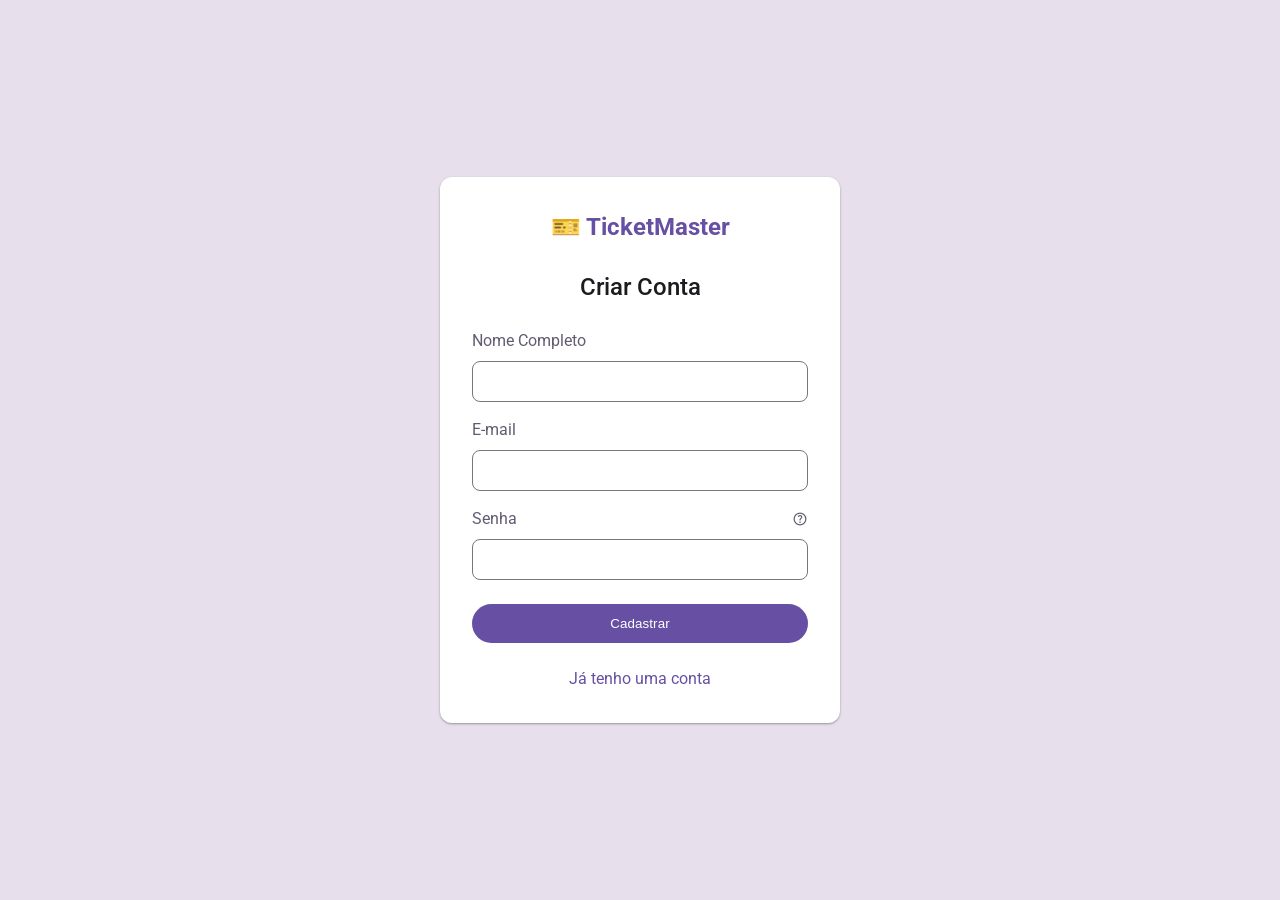
<file: pages/cadastro.html>
<!DOCTYPE html>
<html lang="pt-BR">
<head>
    <meta charset="UTF-8">
    <meta name="viewport" content="width=device-width, initial-scale=1.0">
    <title>Cadastro - TicketMaster IFMG</title>
    <link href="https://fonts.googleapis.com/css2?family=Roboto:wght@400;500;700&display=swap" rel="stylesheet">
    <link href="https://fonts.googleapis.com/css2?family=Material+Symbols+Outlined:opsz,wght,FILL,GRAD@24,400,0,0" rel="stylesheet" />
    <link rel="stylesheet" href="/css/main.css">
    <link rel="stylesheet" href="/css/components.css">
    <link rel="stylesheet" href="/css/layouts.css">
</head>
<body style="display: flex; justify-content: center; align-items: center; height: 100vh; background-color: var(--surface-variant);">
    <div class="card fade-in" style="width: 100%; max-width: 400px; padding: 32px;">
        <h1 style="text-align: center; color: var(--primary); margin-bottom: 24px; font-size: 24px;">🎫 TicketMaster</h1>
        <h2 style="text-align: center; margin-bottom: 24px; font-weight: 500;">Criar Conta</h2>
        <div id="error-msg" style="display: none; color: var(--error); text-align: center; margin-bottom: 16px;"></div>
        <form id="cadastro-form" onsubmit="event.preventDefault(); doCadastro();">
            <div style="margin-bottom: 16px;">
                <label style="display: block; margin-bottom: 8px; color: var(--secondary);">Nome Completo</label>
                <input type="text" id="nome" required style="width: 100%; padding: 12px; border: 1px solid var(--outline); border-radius: 8px; font-family: var(--font-main);">
            </div>
            <div style="margin-bottom: 16px;">
                <label style="display: block; margin-bottom: 8px; color: var(--secondary);">E-mail</label>
                <input type="email" id="email" required style="width: 100%; padding: 12px; border: 1px solid var(--outline); border-radius: 8px; font-family: var(--font-main);">
            </div>
            <div style="margin-bottom: 24px;">
                <label style="display: flex; justify-content: space-between; align-items: center; margin-bottom: 8px; color: var(--secondary);">
                    Senha
                    <span class="material-symbols-outlined" style="font-size: 16px; cursor: help;" title="Mínimo 6 caracteres">help</span>
                </label>
                <input type="password" id="senha" required minlength="6" style="width: 100%; padding: 12px; border: 1px solid var(--outline); border-radius: 8px; font-family: var(--font-main);">
            </div>
            <button type="submit" class="btn btn-primary" style="width: 100%; padding: 12px;">Cadastrar</button>
        </form>
        <div style="text-align: center; margin-top: 24px;">
            <a href="/pages/login.html" style="color: var(--primary); text-decoration: none;">Já tenho uma conta</a>
        </div>
    </div>
    <script src="/js/auth.js"></script>
    <script>
        function doCadastro() {
            const nome = document.getElementById('nome').value;
            const email = document.getElementById('email').value;
            const senha = document.getElementById('senha').value;
            const erroMsg = document.getElementById('error-msg');
            
            const resultado = cadastrar(nome, email, senha);
            if (resultado.sucesso) {
                window.location.href = '/';
            } else {
                erroMsg.innerText = resultado.mensagem;
                erroMsg.style.display = 'block';
            }
        }
    </script>
</body>
</html>
</file>
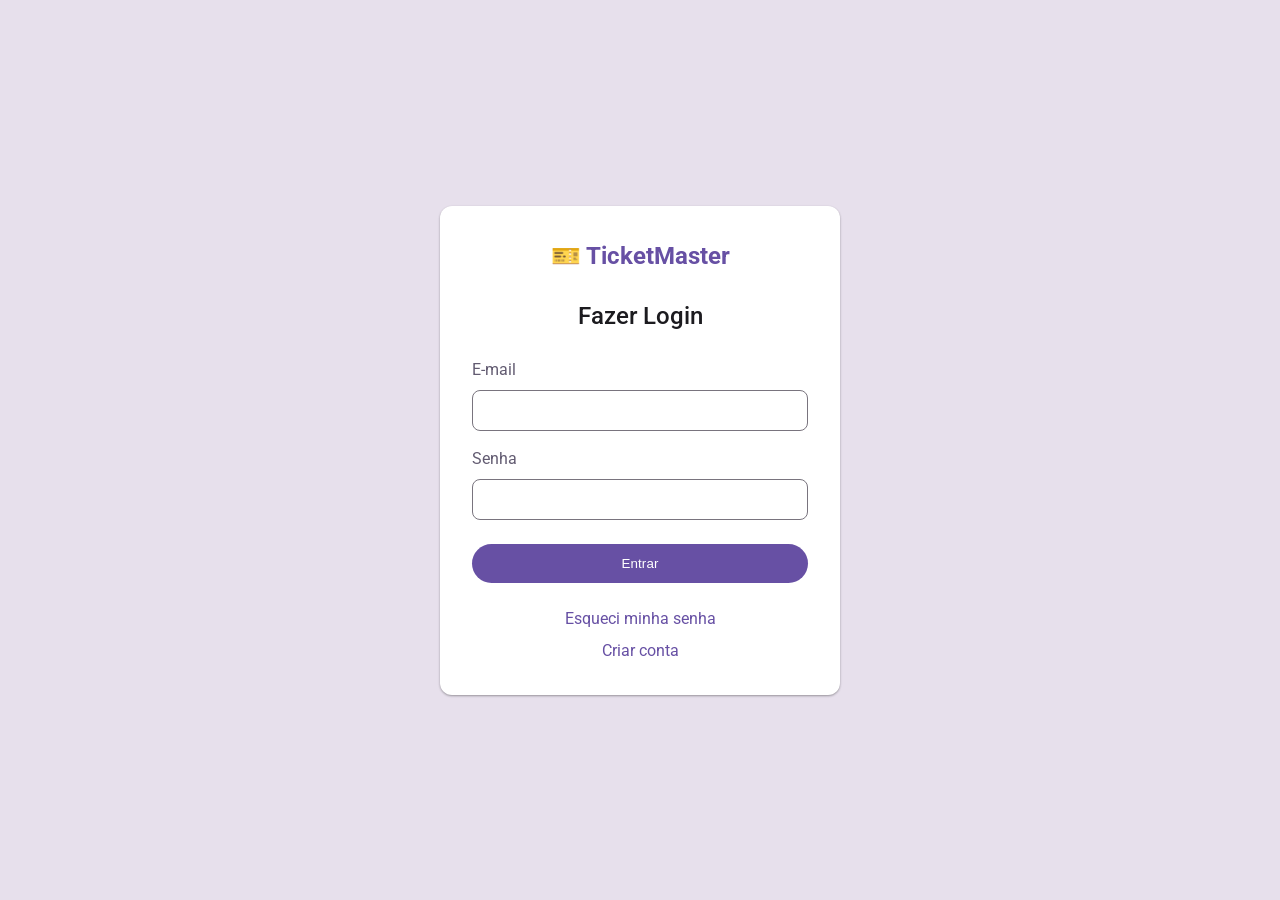
<file: pages/login.html>
<!DOCTYPE html>
<html lang="pt-BR">
<head>
    <meta charset="UTF-8">
    <meta name="viewport" content="width=device-width, initial-scale=1.0">
    <title>Login - TicketMaster IFMG</title>
    <link href="https://fonts.googleapis.com/css2?family=Roboto:wght@400;500;700&display=swap" rel="stylesheet">
    <link href="https://fonts.googleapis.com/css2?family=Material+Symbols+Outlined:opsz,wght,FILL,GRAD@24,400,0,0" rel="stylesheet" />
    <link rel="stylesheet" href="/css/main.css">
    <link rel="stylesheet" href="/css/components.css">
    <link rel="stylesheet" href="/css/layouts.css">
</head>
<body style="display: flex; justify-content: center; align-items: center; height: 100vh; background-color: var(--surface-variant);">
    <div class="card fade-in" style="width: 100%; max-width: 400px; padding: 32px;">
        <h1 style="text-align: center; color: var(--primary); margin-bottom: 24px; font-size: 24px;">🎫 TicketMaster</h1>
        <h2 style="text-align: center; margin-bottom: 24px; font-weight: 500;">Fazer Login</h2>
        <div id="error-msg" style="display: none; color: var(--error); text-align: center; margin-bottom: 16px;"></div>
        <form id="login-form" onsubmit="event.preventDefault(); doLogin();">
            <div style="margin-bottom: 16px;">
                <label style="display: block; margin-bottom: 8px; color: var(--secondary);">E-mail</label>
                <input type="email" id="email" required style="width: 100%; padding: 12px; border: 1px solid var(--outline); border-radius: 8px; font-family: var(--font-main);">
            </div>
            <div style="margin-bottom: 24px;">
                <label style="display: block; margin-bottom: 8px; color: var(--secondary);">Senha</label>
                <input type="password" id="senha" required style="width: 100%; padding: 12px; border: 1px solid var(--outline); border-radius: 8px; font-family: var(--font-main);">
            </div>
            <button type="submit" class="btn btn-primary" style="width: 100%; padding: 12px;">Entrar</button>
        </form>
        <div style="text-align: center; margin-top: 24px; display: flex; flex-direction: column; gap: 8px;">
            <a href="/pages/recuperar-senha.html" style="color: var(--primary); text-decoration: none;">Esqueci minha senha</a>
            <a href="/pages/cadastro.html" style="color: var(--primary); text-decoration: none;">Criar conta</a>
        </div>
    </div>
    <script src="/js/auth.js"></script>
    <script>
        function doLogin() {
            const email = document.getElementById('email').value;
            const senha = document.getElementById('senha').value;
            const erroMsg = document.getElementById('error-msg');
            if (login(email, senha)) {
                window.location.href = '/';
            } else {
                erroMsg.innerText = 'E-mail ou senha incorretos.';
                erroMsg.style.display = 'block';
            }
        }
    </script>
</body>
</html>
</file>
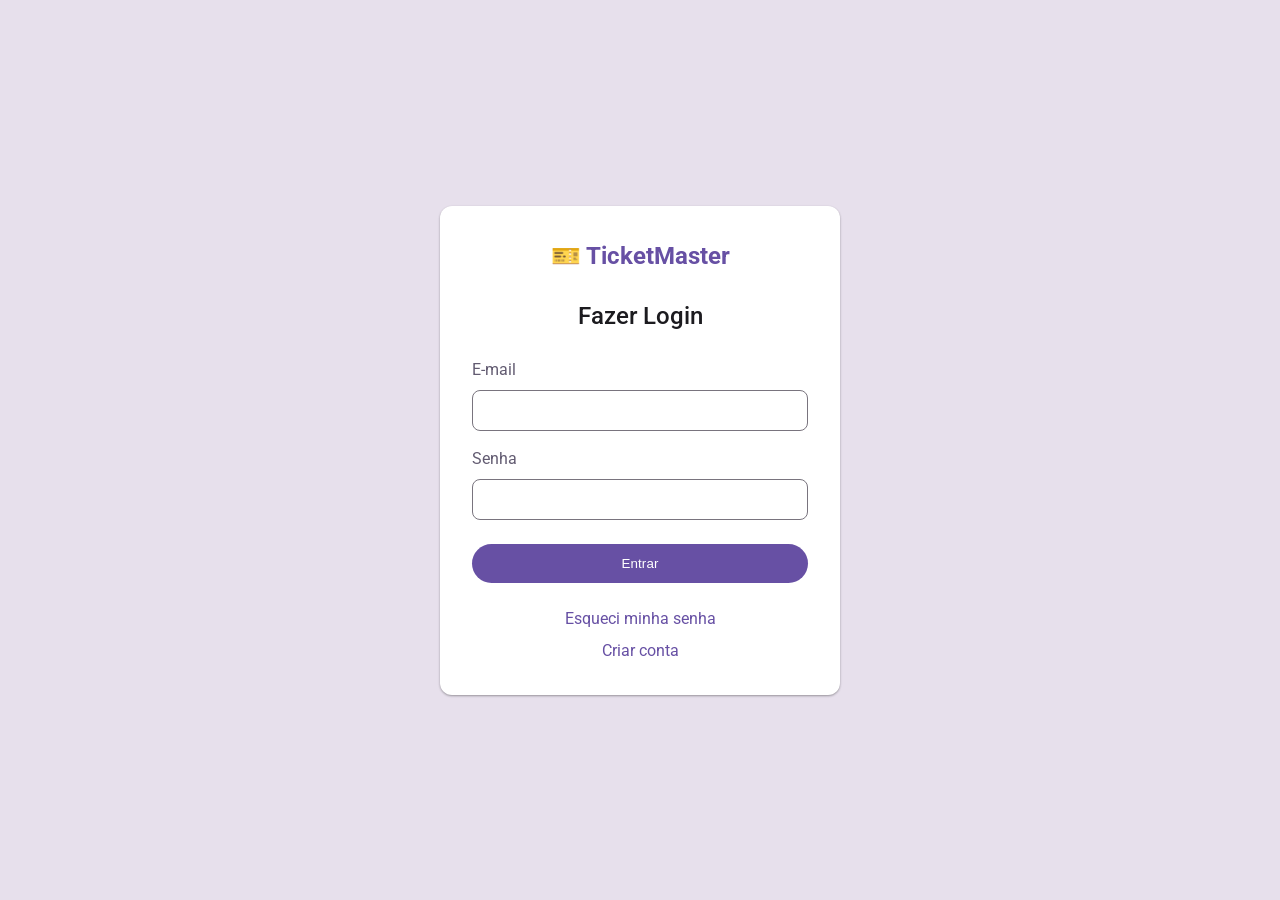
<file: pages/perfil.html>
<!DOCTYPE html>
<html lang="pt-BR">
<head>
    <meta charset="UTF-8">
    <meta name="viewport" content="width=device-width, initial-scale=1.0">
    <title>Meu Perfil - TicketMaster IFMG</title>
    <!-- Fonte Roboto -->
    <link href="https://fonts.googleapis.com/css2?family=Roboto:wght@400;500;700&display=swap" rel="stylesheet">
    <!-- Ícones Material Design -->
    <link href="https://fonts.googleapis.com/css2?family=Material+Symbols+Outlined:opsz,wght,FILL,GRAD@24,400,0,0" rel="stylesheet" />
    
    <!-- CSS Base do Material Design -->
    <link rel="stylesheet" href="/css/main.css">
    <link rel="stylesheet" href="/css/components.css">
    <link rel="stylesheet" href="/css/layouts.css">
</head>
<body>
    <header class="app-header">
        <div class="header-content">
            <h1 style="cursor: pointer;" onclick="window.location.href='/'">🎫 TicketMaster IFMG</h1>
            <div style="display: flex; align-items: center; gap: 8px;">
                <span style="font-weight: 500;">Olá, Usuário</span>
                <button class="icon-btn" aria-label="Sair" onclick="window.location.href='/pages/login.html'">
                    <span class="material-symbols-outlined">logout</span>
                </button>
            </div>
        </div>
    </header>

    <main class="main-container" style="padding-top: 32px;">
        <div id="success-alert" style="display: none; background-color: #E8F5E9; color: #2E7D32; padding: 16px; border-radius: 8px; margin-bottom: 24px; border: 1px solid #A5D6A7; font-weight: 500;">
            <span class="material-symbols-outlined" style="vertical-align: middle; margin-right: 8px;">check_circle</span>
            Compra realizada com sucesso! Seu ingresso já está disponível abaixo.
        </div>

        <button class="btn btn-secondary" onclick="window.location.href='/'" style="margin-bottom: 24px; background: none; border: 1px solid var(--outline); color: var(--primary);">
            &larr; Voltar para Home
        </button>

        <section class="user-profile card fade-in">
            <h2 style="color: var(--primary); margin-bottom: 24px; font-size: 1.5rem; display: flex; align-items: center; gap: 8px;">
                <span class="material-symbols-outlined">local_activity</span>
                Meus Ingressos
            </h2>
            
            <!-- Controles de Navegação (Tabs) - Heurística #7 -->
            <div class="tabs">
                <button class="tab-btn active" id="tab-futuros" onclick="filtrarIngressos('futuros')">Próximos Eventos</button>
                <button class="tab-btn" id="tab-passados" onclick="filtrarIngressos('passados')">Eventos Passados</button>
            </div>

            <!-- Lista de Ingressos -->
            <div id="lista-ingressos" class="tickets-container">
                <!-- Ingressos serão renderizados aqui pelo JS -->
            </div>
        </section>
    </main>

    <script src="/js/auth.js"></script>
    <script src="/js/data.js"></script>
    <script src="/js/perfil.js"></script>
</body>
</html>
</file>
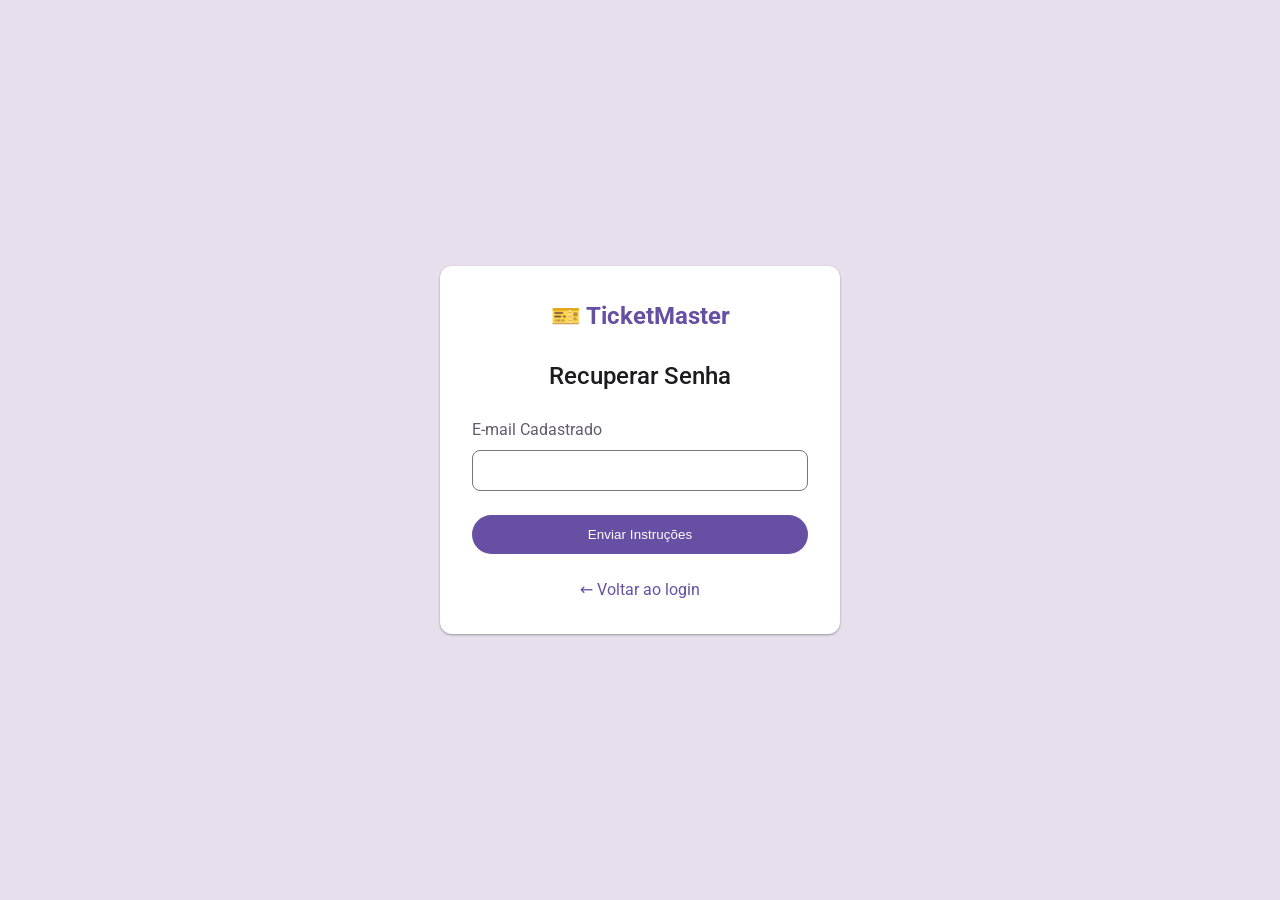
<file: pages/recuperar-senha.html>
<!DOCTYPE html>
<html lang="pt-BR">
<head>
    <meta charset="UTF-8">
    <meta name="viewport" content="width=device-width, initial-scale=1.0">
    <title>Recuperar Senha - TicketMaster IFMG</title>
    <link href="https://fonts.googleapis.com/css2?family=Roboto:wght@400;500;700&display=swap" rel="stylesheet">
    <link href="https://fonts.googleapis.com/css2?family=Material+Symbols+Outlined:opsz,wght,FILL,GRAD@24,400,0,0" rel="stylesheet" />
    <link rel="stylesheet" href="/css/main.css">
    <link rel="stylesheet" href="/css/components.css">
    <link rel="stylesheet" href="/css/layouts.css">
</head>
<body style="display: flex; justify-content: center; align-items: center; height: 100vh; background-color: var(--surface-variant);">
    <div class="card fade-in" style="width: 100%; max-width: 400px; padding: 32px;">
        <h1 style="text-align: center; color: var(--primary); margin-bottom: 24px; font-size: 24px;">🎫 TicketMaster</h1>
        <h2 style="text-align: center; margin-bottom: 24px; font-weight: 500;">Recuperar Senha</h2>
        <div id="status-msg" style="display: none; padding: 12px; border-radius: 8px; margin-bottom: 16px; text-align: center;"></div>
        <form id="recuperar-form" onsubmit="event.preventDefault(); doRecuperar();">
            <div style="margin-bottom: 24px;">
                <label style="display: block; margin-bottom: 8px; color: var(--secondary);">E-mail Cadastrado</label>
                <input type="email" id="email" required style="width: 100%; padding: 12px; border: 1px solid var(--outline); border-radius: 8px; font-family: var(--font-main);">
            </div>
            <button type="submit" class="btn btn-primary" style="width: 100%; padding: 12px;">Enviar Instruções</button>
        </form>
        <div style="text-align: center; margin-top: 24px;">
            <a href="/pages/login.html" style="color: var(--primary); text-decoration: none;">&larr; Voltar ao login</a>
        </div>
    </div>
    <script src="/js/auth.js"></script>
    <script>
        function doRecuperar() {
            const email = document.getElementById('email').value;
            const statusMsg = document.getElementById('status-msg');
            const sucesso = recuperarSenha(email);
            
            statusMsg.style.display = 'block';
            if (sucesso) {
                statusMsg.style.backgroundColor = '#E8F5E9';
                statusMsg.style.color = '#2E7D32';
                statusMsg.innerText = 'Instruções enviadas! Verifique seu e-mail.';
            } else {
                statusMsg.style.backgroundColor = '#FFEBEE';
                statusMsg.style.color = '#C62828';
                statusMsg.innerText = 'E-mail não encontrado em nossa base.';
            }
        }
    </script>
</body>
</html>
</file>
<file: css/main.css>
:root {
    /* Cores Primárias (Indigo/Deep Purple) */
    --primary: #6750A4;
    --on-primary: #FFFFFF;
    --primary-container: #EADDFF;
    
    /* Cores Secundárias (Teal) */
    --secondary: #625B71;
    --surface: #FEF7FF;
    --surface-variant: #E7E0EC;
    --outline: #79747E;

    /* Status */
    --error: #B3261E;
    --success: #2E7D32;

    /* Elevação (Material Shadows) */
    --shadow-1: 0 1px 3px rgba(0,0,0,0.12), 0 1px 2px rgba(0,0,0,0.24);
    --shadow-2: 0 3px 6px rgba(0,0,0,0.15), 0 2px 4px rgba(0,0,0,0.12);
    
    /* Tipografia */
    --font-main: 'Roboto', system-ui, -apple-system, sans-serif;
}

* {
    box-sizing: border-box;
    margin: 0;
    padding: 0;
}

body {
    font-family: var(--font-main);
    background-color: var(--surface);
    color: #1C1B1F;
    line-height: 1.5;
}

/* Componente Card (Base para Eventos e Assentos) */
.card {
    background: white;
    border-radius: 12px;
    padding: 16px;
    box-shadow: var(--shadow-1);
    transition: box-shadow 0.3s ease;
}

.card:hover {
    box-shadow: var(--shadow-2);
}

/* Botão Estilo Material */
.btn {
    padding: 10px 24px;
    border-radius: 100px; /* Botões totalmente arredondados no M3 */
    border: none;
    cursor: pointer;
    font-weight: 500;
    letter-spacing: 0.1px;
    transition: filter 0.2s, background-color 0.2s;
}

.btn-primary {
    background-color: var(--primary);
    color: var(--on-primary);
}

.btn-primary:hover {
    filter: brightness(0.9);
}

.btn-primary:disabled {
    background-color: var(--outline);
    cursor: not-allowed;
    color: #ccc;
}
</file>
<file: css/components.css>
/* App Header */
.app-header {
    background-color: var(--primary);
    color: var(--on-primary);
    padding: 16px 24px;
    box-shadow: var(--shadow-1);
}
.header-content {
    display: flex;
    justify-content: space-between;
    align-items: center;
    max-width: 1200px;
    margin: 0 auto;
}
.header-content h1 {
    font-size: 1.5rem;
    font-weight: 500;
}
.icon-btn {
    background: none;
    border: none;
    color: inherit;
    cursor: pointer;
    padding: 8px;
    border-radius: 50%;
    display: flex;
    align-items: center;
    justify-content: center;
    transition: background-color 0.2s;
}
.icon-btn:hover {
    background-color: rgba(255, 255, 255, 0.1);
}

/* Hero Section */
.hero-section {
    background-color: var(--primary-container);
    color: var(--primary);
    padding: 48px 24px;
    text-align: center;
    border-radius: 0 0 24px 24px;
    margin-bottom: 32px;
}
.hero-content h2 {
    font-size: 2rem;
    margin-bottom: 8px;
}
.hero-content p {
    font-size: 1.1rem;
    opacity: 0.8;
}

/* Search Bar */
.search-bar {
    display: flex;
    align-items: center;
    background-color: var(--surface-variant);
    border-radius: 28px;
    padding: 12px 24px;
    margin-bottom: 24px;
    transition: box-shadow 0.2s;
}
.search-bar:focus-within {
    box-shadow: var(--shadow-1);
    background-color: var(--surface);
}
.search-bar .search-icon {
    color: var(--outline);
    margin-right: 12px;
}
.search-bar input {
    border: none;
    background: transparent;
    font-size: 1rem;
    width: 100%;
    outline: none;
    color: #1C1B1F;
    font-family: var(--font-main);
}

/* Chips */
.chips-container {
    display: flex;
    gap: 8px;
    flex-wrap: wrap;
    margin-bottom: 24px;
}
.chip {
    padding: 8px 16px;
    border-radius: 16px;
    border: 1px solid var(--outline);
    background-color: transparent;
    color: #1C1B1F;
    cursor: pointer;
    font-family: var(--font-main);
    font-size: 0.875rem;
    transition: all 0.2s;
}
.chip:hover {
    background-color: var(--surface-variant);
}
.chip.active {
    background-color: var(--primary-container);
    color: var(--primary);
    border-color: var(--primary-container);
    font-weight: 500;
}

/* Status Message */
.status-message {
    color: var(--secondary);
    font-size: 0.875rem;
    margin-bottom: 16px;
    font-weight: 500;
}

/* Event Card */
.event-card {
    display: flex;
    flex-direction: column;
    overflow: hidden;
    cursor: pointer;
    padding: 0; /* Override do padding da .card no main.css para a imagem cobrir as bordas */
}
.event-card-img {
    width: 100%;
    height: 180px;
    object-fit: cover;
    background-color: var(--surface-variant);
    border-radius: 12px 12px 0 0; /* Manter borda arredondada apenas no topo */
}
.event-card-content {
    padding: 16px;
    display: flex;
    flex-direction: column;
    flex-grow: 1;
}
.event-card-title {
    font-size: 1.25rem;
    font-weight: 700;
    margin-bottom: 12px;
    color: var(--primary);
}
.event-info {
    display: flex;
    align-items: center;
    gap: 8px;
    margin-bottom: 8px;
    color: var(--secondary);
    font-size: 0.875rem;
}
.event-info .material-symbols-outlined {
    font-size: 1.25rem;
}
.event-price {
    margin-top: auto;
    padding-top: 16px;
    font-weight: 700;
    font-size: 1.1rem;
    color: var(--success);
}

/* Animation Extra Point */
.fade-in {
    animation: fadeIn 0.4s ease-in-out;
}

@keyframes fadeIn {
    from { opacity: 0; transform: translateY(10px); }
    to { opacity: 1; transform: translateY(0); }
}

/* Seat Styles (Milestone 3) */
.seat {
    width: 40px;
    height: 40px;
    border-radius: 8px 8px 4px 4px; /* Formato que lembra uma poltrona */
    cursor: pointer;
    transition: all 0.2s ease;
    display: flex;
    align-items: center;
    justify-content: center;
    font-size: 10px;
    font-weight: bold;
}

.seat.available {
    background-color: var(--primary-container);
    border: 1px solid var(--primary);
    color: var(--primary);
}

.seat.occupied {
    background-color: var(--outline);
    cursor: not-allowed; /* Prevenção de erros (#5) */
    opacity: 0.5;
    color: white;
}

.seat.selected {
    background-color: var(--primary);
    color: white;
    transform: scale(1.1);
    box-shadow: var(--shadow-2);
}

.seat.corredor {
    visibility: hidden; /* Espaço vazio para simular corredores (#2) */
}

.legend {
    display: flex;
    gap: 20px;
    justify-content: center;
    margin-bottom: 16px;
    flex-wrap: wrap;
}

.legend-item {
    display: flex;
    align-items: center;
    gap: 8px;
    font-size: 0.875rem;
    color: var(--secondary);
}

/* Spinner (Milestone 4) */
.spinner {
    width: 18px;
    height: 18px;
    border: 2px solid rgba(255, 255, 255, 0.3);
    border-radius: 50%;
    border-top-color: #fff;
    display: inline-block;
    animation: spin 0.8s linear infinite;
    margin-right: 8px;
    vertical-align: middle;
}

@keyframes spin {
    to { transform: rotate(360deg); }
}

/* Tabs de Navegação (Milestone 5) */
.tabs {
    display: flex;
    gap: 16px;
    margin-bottom: 24px;
    border-bottom: 1px solid var(--outline);
    overflow-x: auto;
}

.tab-btn {
    background: transparent;
    border: none;
    padding: 12px 24px;
    font-size: 1rem;
    color: var(--secondary);
    cursor: pointer;
    border-bottom: 2px solid transparent;
    transition: all 0.2s ease;
    white-space: nowrap;
}

.tab-btn.active {
    color: var(--primary);
    border-bottom: 2px solid var(--primary);
    font-weight: 500;
}

/* Card de Ingresso (Milestone 5) */
.tickets-container {
    display: grid;
    gap: 16px;
    /* Grid responsivo (RNF02) */
    grid-template-columns: repeat(auto-fill, minmax(300px, 1fr)); 
}

.ticket-card {
    background: white;
    border-radius: 12px;
    padding: 16px;
    border-left: 6px solid var(--primary);
    box-shadow: var(--shadow-1);
    display: flex;
    justify-content: space-between;
    align-items: center;
    transition: transform 0.2s, box-shadow 0.2s;
}

.ticket-card:hover {
    transform: translateY(-2px);
    box-shadow: var(--shadow-2);
}

.ticket-card.past-event {
    border-left-color: var(--outline);
    opacity: 0.7;
    filter: grayscale(0.5);
}

.ticket-info {
    flex: 1;
}

.ticket-info h4 { margin-bottom: 8px; color: #1C1B1F; font-size: 1.1rem; }
.ticket-info p { margin-bottom: 4px; font-size: 0.875rem; color: var(--secondary); }

.ticket-qr {
    display: flex;
    flex-direction: column;
    align-items: center;
    justify-content: center;
    padding-left: 16px;
    border-left: 1px dashed var(--outline);
    margin-left: 16px;
}

.ticket-qr img {
    width: 80px;
    height: 80px;
    margin-bottom: 4px;
}
</file>
<file: css/layouts.css>
.main-container {
    max-width: 1200px;
    margin: 0 auto;
    padding: 0 24px 48px 24px;
}

.events-grid {
    display: grid;
    gap: 24px;
    grid-template-columns: 1fr; /* Mobile: 1 col */
}

/* Tablet: 2 cols */
@media (min-width: 600px) {
    .events-grid {
        grid-template-columns: repeat(2, 1fr);
    }
}

/* Desktop: 3 or 4 cols */
@media (min-width: 1024px) {
    .events-grid {
        grid-template-columns: repeat(3, 1fr);
    }
}

@media (min-width: 1440px) {
    .events-grid {
        grid-template-columns: repeat(4, 1fr);
    }
}

/* Seat Map (Milestone 3) */
.map-grid {
    display: grid;
    /* grid-template-columns set via JS */
    gap: 12px;
    justify-content: center;
    padding: 24px;
    background: var(--surface-variant);
    border-radius: 16px;
    min-width: max-content; /* Permite scroll se exceder */
}

.map-wrapper {
    /* Força barra de rolagem horizontal se grid estourar */
    overflow-x: auto;
    width: 100%;
}
</file>
